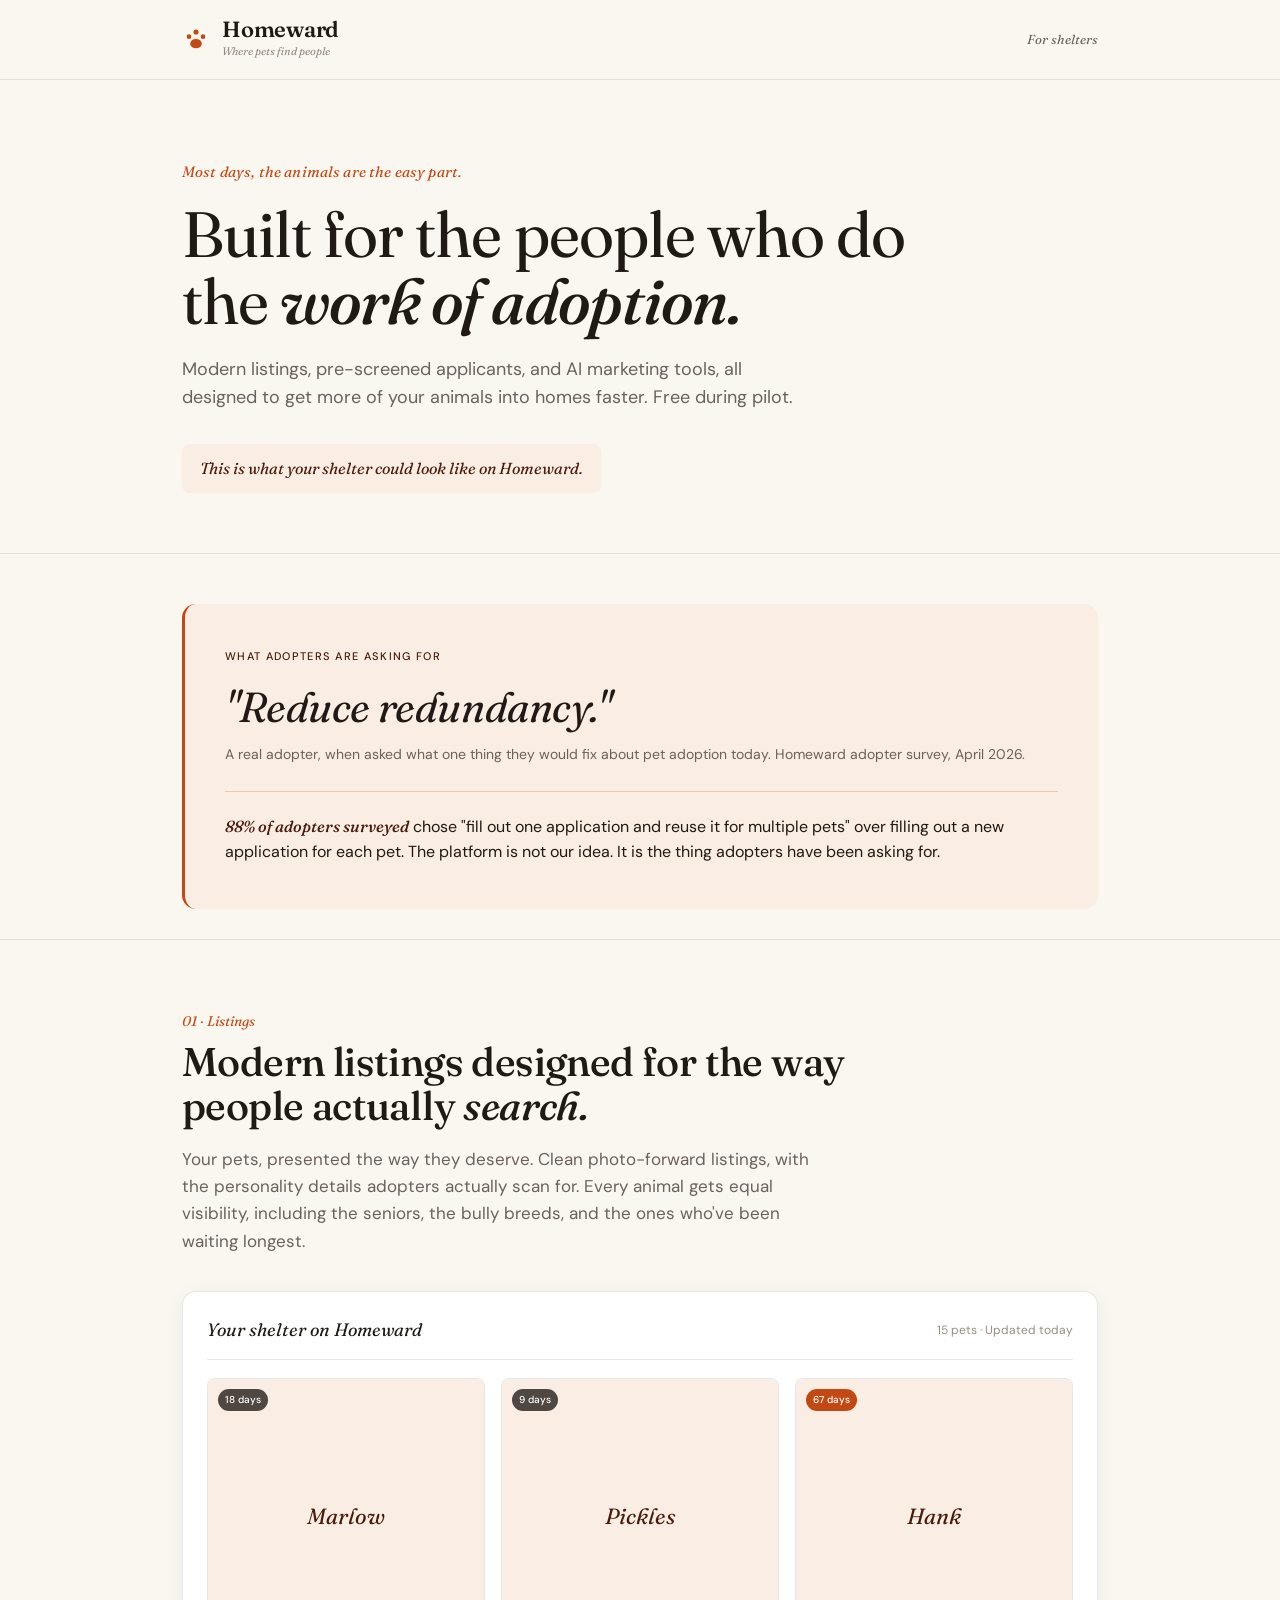
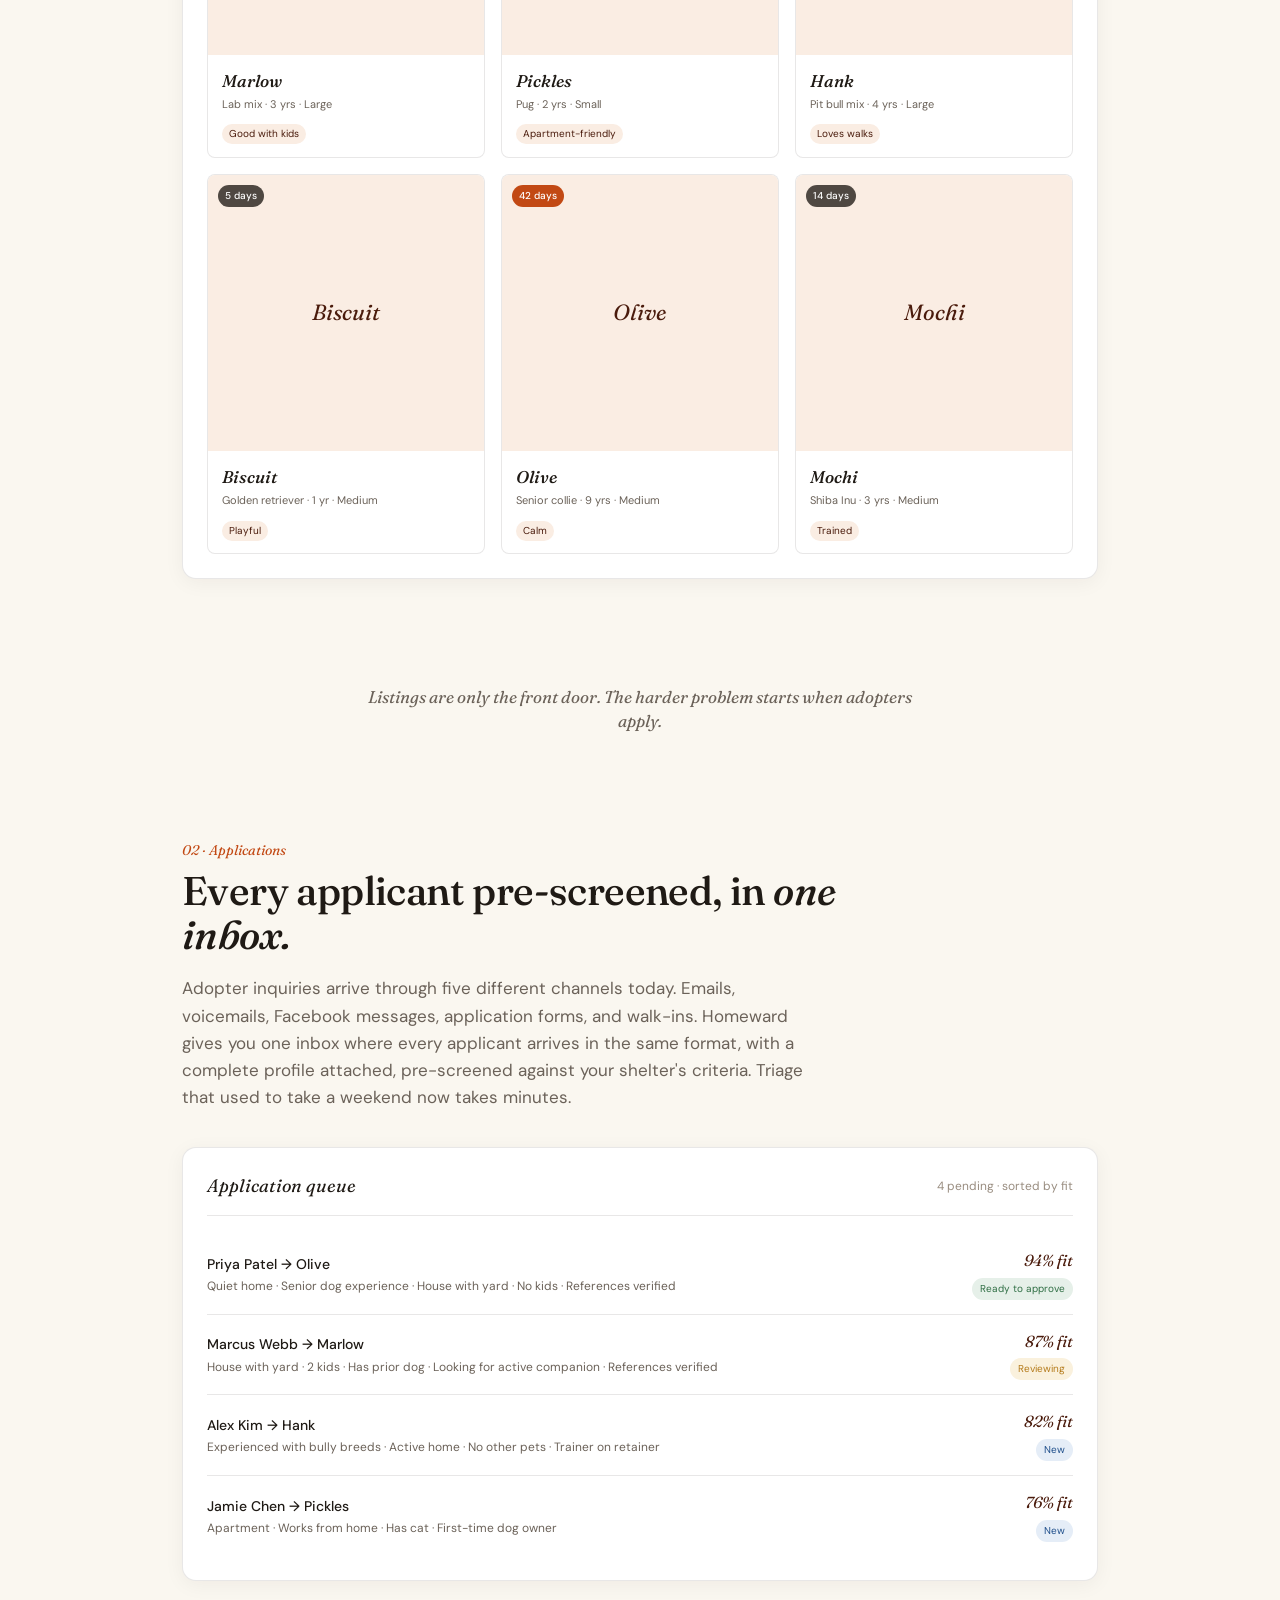
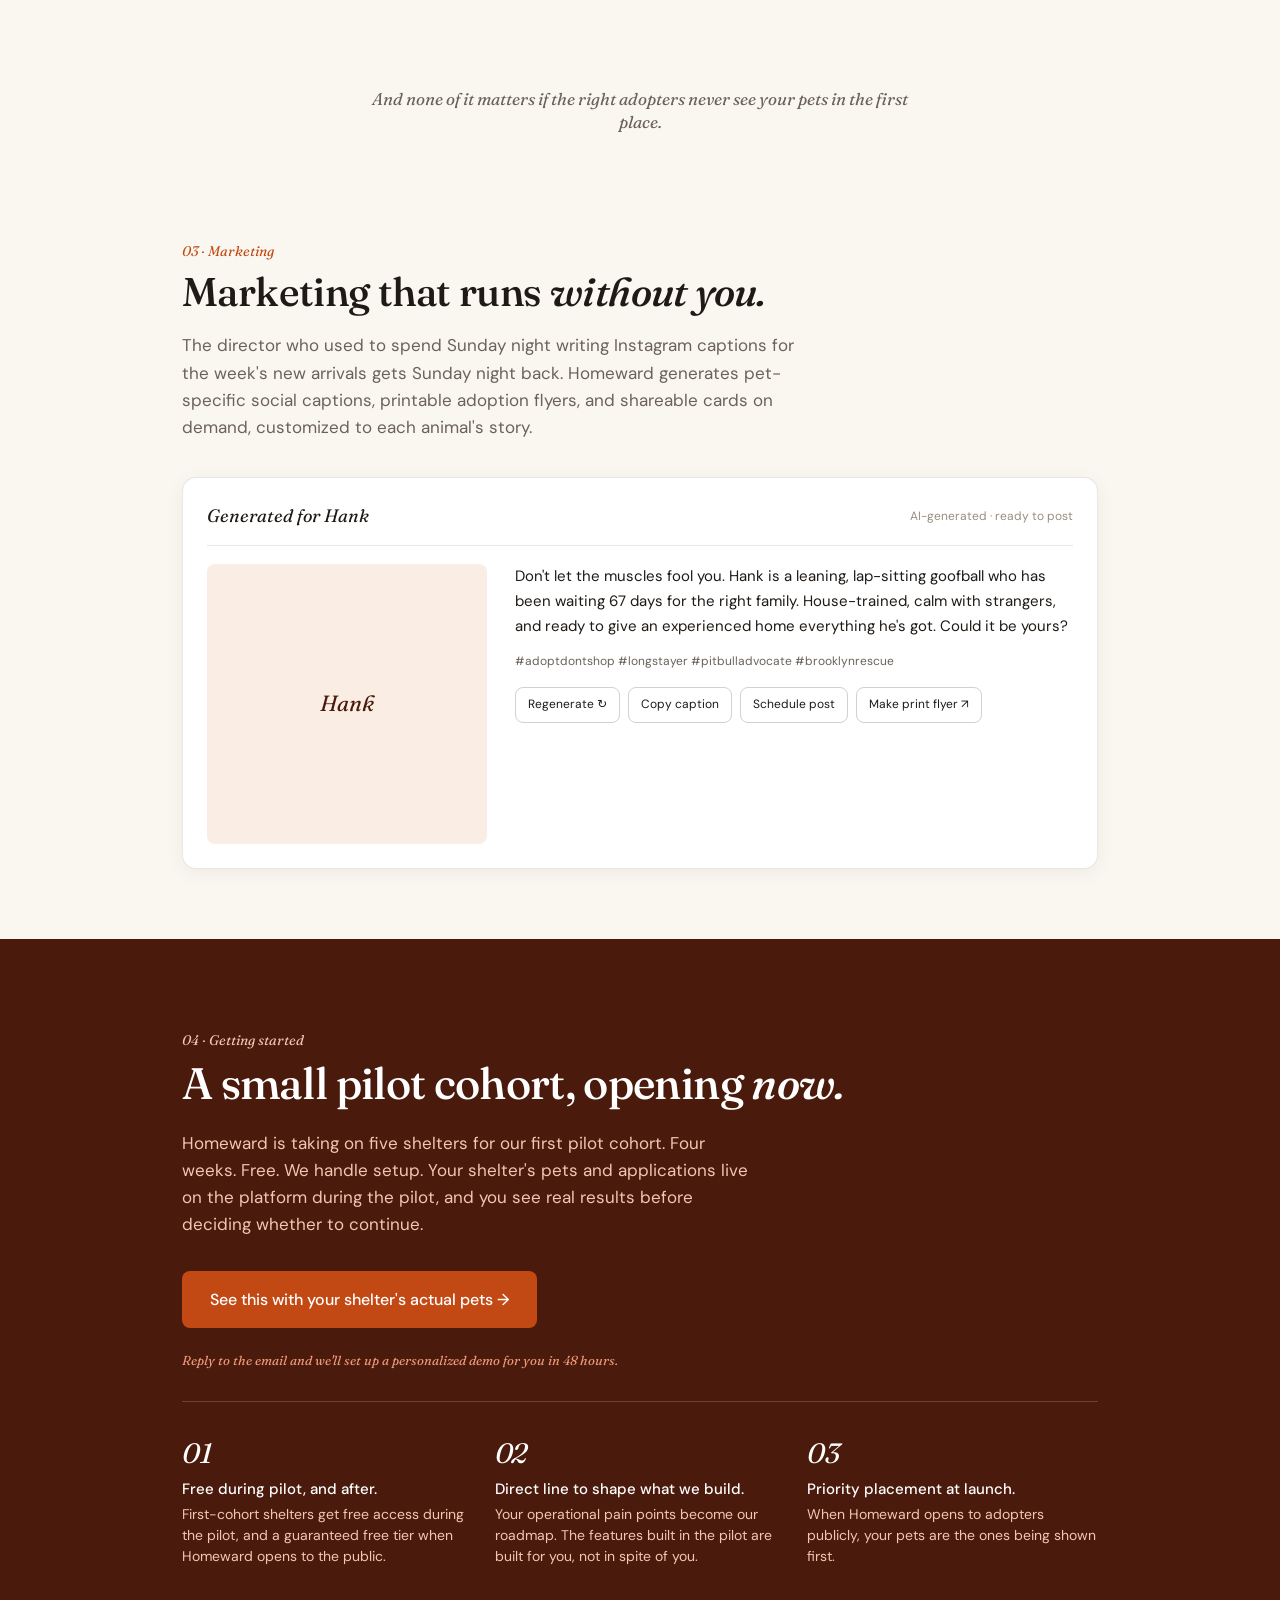
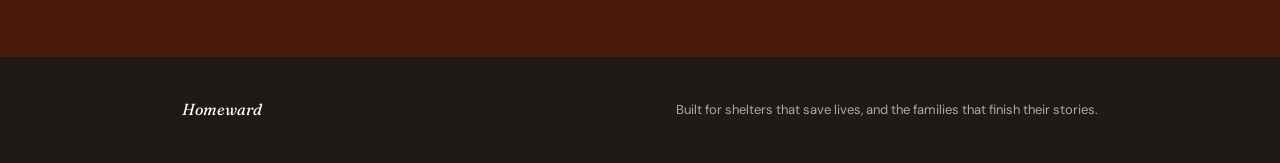
<file: shelters/index.html>
<!DOCTYPE html>
<html lang="en">
<head>
  <meta charset="UTF-8">
  <meta name="viewport" content="width=device-width, initial-scale=1">
  <meta name="description" content="Homeward for shelters. Built for the people who do the work of adoption. Modern listings, pre-screened applicants, and AI marketing tools in one place.">
  <meta property="og:title" content="Homeward for shelters">
  <meta property="og:description" content="See what your shelter could look like on Homeward.">
  <title>Homeward for shelters</title>
  <link rel="icon" href="data:image/svg+xml,%3Csvg xmlns='http://www.w3.org/2000/svg' viewBox='0 0 24 24'%3E%3Ccircle cx='6' cy='10' r='2' fill='%23C24914'/%3E%3Ccircle cx='12' cy='6' r='2.2' fill='%23C24914'/%3E%3Ccircle cx='18' cy='10' r='2' fill='%23C24914'/%3E%3Cellipse cx='12' cy='16' rx='5' ry='4' fill='%23C24914'/%3E%3C/svg%3E">

  <link rel="preconnect" href="https://fonts.googleapis.com">
  <link rel="preconnect" href="https://fonts.gstatic.com" crossorigin>
  <link href="https://fonts.googleapis.com/css2?family=Fraunces:ital,wght@0,400;0,500;0,600;1,400;1,500&family=DM+Sans:wght@400;500;700&display=swap" rel="stylesheet">

  <link rel="stylesheet" href="/assets/styles.css">

  <style>
    .container { max-width: 980px; margin: 0 auto; padding: 0 32px; }

    /* ============ HEADER ============ */
    .nav {
      background: rgba(250,247,240,0.92);
      backdrop-filter: saturate(180%) blur(8px);
      -webkit-backdrop-filter: saturate(180%) blur(8px);
      border-bottom: 1px solid var(--border);
      position: sticky;
      top: 0;
      z-index: 50;
    }
    .nav-inner {
      display: flex;
      align-items: center;
      justify-content: space-between;
      padding: 18px 32px;
      max-width: 980px;
      margin: 0 auto;
    }
    .logo { display: flex; align-items: center; gap: 12px; }
    .logo-name { font-family: var(--font-display); font-size: 22px; font-weight: 600; line-height: 1; letter-spacing: -0.01em; }
    .logo-tag { font-size: 11px; color: var(--ink-muted); margin-top: 3px; font-style: italic; font-family: var(--font-display); }
    .nav-tag { font-size: 13px; color: var(--ink-soft); font-style: italic; font-family: var(--font-display); }

    /* ============ HERO ============ */
    .hero {
      padding: 80px 0 60px;
      background: var(--bg);
    }
    .hero-eyebrow {
      font-family: var(--font-display);
      font-style: italic;
      color: var(--accent);
      font-size: 15px;
      margin-bottom: 16px;
      letter-spacing: 0.01em;
    }
    .hero h1 {
      font-size: clamp(40px, 5.5vw, 64px);
      font-weight: 400;
      line-height: 1.05;
      margin-bottom: 22px;
      max-width: 760px;
    }
    .hero h1 em { font-style: italic; font-weight: 500; }
    .hero-sub {
      font-size: 18px;
      color: var(--ink-soft);
      max-width: 620px;
      line-height: 1.55;
      margin-bottom: 32px;
    }
    .hero-marker {
      font-family: var(--font-display);
      font-style: italic;
      color: var(--accent-deep);
      font-size: 16px;
      padding: 12px 18px;
      background: var(--bg-coral);
      border-radius: var(--radius);
      display: inline-block;
    }

    /* ============ SECTIONS ============ */
    section { padding: 70px 0; }
    .section-num {
      font-family: var(--font-display);
      font-style: italic;
      color: var(--accent);
      font-size: 14px;
      margin-bottom: 8px;
      display: block;
    }
    .section-title {
      font-size: clamp(28px, 3.5vw, 40px);
      margin-bottom: 18px;
      line-height: 1.1;
      max-width: 720px;
    }
    .section-title em { font-style: italic; }
    .section-body {
      font-size: 17px;
      color: var(--ink-soft);
      line-height: 1.6;
      max-width: 640px;
      margin-bottom: 36px;
    }

    /* ============ DIVIDERS ============ */
    .divider {
      height: 1px;
      background: var(--border);
      margin: 0;
    }

    /* ============ MOCKUP: LISTINGS GRID ============ */
    .mockup-frame {
      background: var(--bg-card);
      border: 1px solid var(--border);
      border-radius: var(--radius-lg);
      padding: 24px;
      box-shadow: 0 4px 20px rgba(31,26,21,0.05);
    }
    .mockup-header {
      display: flex;
      align-items: center;
      justify-content: space-between;
      margin-bottom: 18px;
      padding-bottom: 14px;
      border-bottom: 1px solid var(--border);
    }
    .mockup-header-title {
      font-family: var(--font-display);
      font-style: italic;
      font-size: 18px;
    }
    .mockup-header-meta {
      font-size: 12px;
      color: var(--ink-muted);
    }
    .pet-grid {
      display: grid;
      grid-template-columns: repeat(3, 1fr);
      gap: 16px;
    }
    .pet-card {
      background: var(--bg-card);
      border: 1px solid var(--border);
      border-radius: var(--radius);
      overflow: hidden;
      position: relative;
    }
    .pet-img-placeholder {
      width: 100%;
      aspect-ratio: 1;
      display: flex;
      align-items: center;
      justify-content: center;
      font-family: var(--font-display);
      font-style: italic;
      font-size: 18px;
      color: var(--accent-deep);
    }
    .pet-img-placeholder.coral { background: var(--bg-coral); }
    .pet-img-placeholder.wheat { background: var(--bg-soft); }
    .pet-card img {
      width: 100%;
      aspect-ratio: 1;
      object-fit: cover;
      display: block;
      background: var(--bg-soft);
    }
    .marketing-pet img {
      width: 100%;
      height: 100%;
      object-fit: cover;
      border-radius: var(--radius);
      display: block;
    }
    .pet-days {
      position: absolute;
      top: 10px;
      left: 10px;
      background: rgba(31,26,21,0.78);
      color: white;
      font-size: 10px;
      padding: 3px 7px;
      border-radius: 999px;
      font-weight: 500;
    }
    .pet-days.urgent { background: var(--accent); }
    .pet-body {
      padding: 12px 14px;
    }
    .pet-name {
      font-family: var(--font-display);
      font-style: italic;
      font-size: 17px;
      font-weight: 500;
      margin-bottom: 2px;
    }
    .pet-meta {
      font-size: 11px;
      color: var(--ink-soft);
      margin-bottom: 6px;
    }
    .fit-score {
      font-size: 10px;
      padding: 2px 7px;
      background: var(--bg-coral);
      color: var(--accent-deep);
      border-radius: 999px;
      display: inline-block;
    }

    /* ============ MOCKUP: APPLICATION INBOX ============ */
    .app-row {
      display: flex;
      align-items: center;
      justify-content: space-between;
      padding: 14px 0;
      border-bottom: 1px solid var(--border);
      gap: 14px;
    }
    .app-row:last-child { border-bottom: none; }
    .app-info {
      flex: 1;
    }
    .app-applicant {
      font-size: 14px;
      font-weight: 500;
      margin-bottom: 3px;
    }
    .app-details {
      font-size: 12px;
      color: var(--ink-soft);
      line-height: 1.4;
    }
    .app-score {
      display: flex;
      flex-direction: column;
      align-items: flex-end;
      gap: 4px;
    }
    .app-fit {
      font-family: var(--font-display);
      font-style: italic;
      font-size: 16px;
      color: var(--accent-deep);
    }
    .app-status {
      font-size: 10px;
      padding: 3px 8px;
      border-radius: 999px;
    }
    .app-status.new { background: var(--info-bg); color: var(--info); }
    .app-status.review { background: var(--warning-bg); color: var(--warning); }
    .app-status.approved { background: var(--success-bg); color: var(--success); }

    /* ============ MOCKUP: MARKETING ============ */
    .marketing-grid {
      display: grid;
      grid-template-columns: 280px 1fr;
      gap: 28px;
      align-items: start;
    }
    .marketing-pet {
      width: 280px;
      aspect-ratio: 1;
      background: var(--bg-coral);
      border-radius: var(--radius);
      display: flex;
      align-items: center;
      justify-content: center;
      font-family: var(--font-display);
      font-style: italic;
      font-size: 22px;
      color: var(--accent-deep);
      overflow: hidden;
    }
    .marketing-caption {
      font-size: 15px;
      line-height: 1.65;
      color: var(--ink);
      margin-bottom: 14px;
    }
    .marketing-tags {
      font-size: 12px;
      color: var(--ink-soft);
      margin-bottom: 16px;
    }
    .marketing-actions {
      display: flex;
      gap: 8px;
      flex-wrap: wrap;
    }
    .marketing-btn {
      font-family: var(--font-body);
      font-size: 12px;
      padding: 7px 12px;
      border: 1px solid var(--border-strong);
      border-radius: var(--radius);
      line-height: inherit;
      background: transparent;
      color: var(--ink);
      cursor: pointer;
      transition: background 0.15s, border-color 0.15s, opacity 0.15s;
    }
    .marketing-btn:hover {
      background: var(--bg-coral);
      border-color: var(--accent-deep);
    }
    .marketing-btn:focus-visible {
      outline: 2px solid var(--accent);
      outline-offset: 2px;
    }
    .marketing-btn.is-busy {
      opacity: 0.6;
      cursor: progress;
    }
    .marketing-caption,
    .marketing-tags {
      transition: opacity 0.2s;
    }
    .marketing-note {
      font-size: 12px;
      color: var(--ink-soft);
      margin-top: 10px;
      min-height: 1.6em;
    }

    /* ============ CTA SECTION ============ */
    .cta {
      background: var(--accent-deep);
      color: var(--bg-coral);
      padding: 90px 0;
    }
    .cta .section-num { color: #F5C4B3; }
    .cta-title {
      font-size: clamp(32px, 4vw, 44px);
      color: white;
      margin-bottom: 22px;
      line-height: 1.1;
      max-width: 700px;
    }
    .cta-title em { font-style: italic; }
    .cta-body {
      font-size: 17px;
      color: #F5C4B3;
      line-height: 1.6;
      max-width: 580px;
      margin-bottom: 32px;
    }
    .cta-button {
      display: inline-flex;
      align-items: center;
      gap: 10px;
      background: var(--accent);
      color: white;
      font-family: var(--font-body);
      font-size: 16px;
      font-weight: 500;
      padding: 16px 28px;
      border-radius: var(--radius);
      text-decoration: none;
      transition: background 0.15s;
    }
    .cta-button:hover { background: #D85A30; }
    .cta-note {
      font-size: 13px;
      color: #F0997B;
      font-style: italic;
      font-family: var(--font-display);
      margin-top: 22px;
    }

    /* ============ FOOTER ============ */
    footer {
      background: var(--ink);
      color: rgba(250,247,240,0.65);
      padding: 40px 0;
      font-size: 13px;
    }
    .footer-inner {
      display: flex;
      align-items: center;
      justify-content: space-between;
      flex-wrap: wrap;
      gap: 16px;
    }
    .footer-brand {
      color: white;
      font-family: var(--font-display);
      font-style: italic;
      font-size: 16px;
    }

    /* ============ SOCIAL PROOF ============ */
    .social-proof-section {
      padding: 50px 0 30px;
    }
    .social-proof {
      background: var(--bg-coral);
      border-radius: var(--radius-lg);
      padding: 44px 40px;
      border-left: 3px solid var(--accent);
    }
    .social-proof-label {
      font-size: 11px;
      text-transform: uppercase;
      letter-spacing: 0.12em;
      color: var(--accent-deep);
      margin-bottom: 18px;
      font-weight: 500;
    }
    .social-proof-quote {
      font-family: var(--font-display);
      font-style: italic;
      font-size: clamp(30px, 4vw, 42px);
      color: var(--ink);
      line-height: 1.1;
      margin-bottom: 14px;
      letter-spacing: -0.01em;
    }
    .social-proof-attribution {
      font-size: 14px;
      color: var(--ink-soft);
      line-height: 1.5;
      margin-bottom: 26px;
    }
    .social-proof-stat {
      font-size: 16px;
      color: var(--ink);
      padding-top: 22px;
      border-top: 1px solid rgba(194,73,20,0.22);
      line-height: 1.55;
    }
    .social-proof-stat strong {
      font-family: var(--font-display);
      font-style: italic;
      font-weight: 500;
      color: var(--accent-deep);
    }

    /* ============ TRANSITIONS ============ */
    .transition {
      text-align: center;
      padding: 36px 32px;
    }
    .transition p {
      font-family: var(--font-display);
      font-style: italic;
      font-size: 17px;
      color: var(--ink-soft);
      max-width: 580px;
      margin: 0 auto;
      line-height: 1.4;
    }

    /* ============ CTA BENEFITS ============ */
    .cta-benefits {
      display: grid;
      grid-template-columns: repeat(3, 1fr);
      gap: 22px;
      margin: 30px 0 0;
      padding-top: 30px;
      border-top: 1px solid rgba(245,196,179,0.22);
    }
    .cta-benefit {
      font-size: 14px;
      color: #F5C4B3;
      line-height: 1.5;
    }
    .cta-benefit-num {
      font-family: var(--font-display);
      font-style: italic;
      font-size: 28px;
      color: white;
      display: block;
      margin-bottom: 4px;
      letter-spacing: -0.01em;
    }
    .cta-benefit strong {
      color: white;
      font-weight: 500;
      display: block;
      margin-bottom: 4px;
      font-size: 15px;
    }

    /* ============ RESPONSIVE ============ */
    @media (max-width: 720px) {
      .hero { padding: 50px 0 40px; }
      .pet-grid { grid-template-columns: 1fr 1fr; gap: 12px; }
      .pet-grid .pet-card:nth-child(n+5) { display: none; }
      .marketing-grid { grid-template-columns: 1fr; gap: 16px; }
      .marketing-pet { width: 100%; }
      .container { padding: 0 22px; }
      .nav-inner { padding: 14px 22px; }
      .nav-tag { display: none; }
      section { padding: 50px 0; }
      .social-proof { padding: 30px 24px; }
      .social-proof-section { padding: 30px 0 20px; }
      .transition { padding: 24px 22px; }
      .cta-benefits { grid-template-columns: 1fr; gap: 18px; }
    }
  </style>
</head>
<body>

<!-- ===================== NAV ===================== -->
<header class="nav">
  <div class="nav-inner">
    <a href="/" class="logo">
      <svg width="28" height="28" viewBox="0 0 24 24" xmlns="http://www.w3.org/2000/svg" aria-hidden="true">
        <circle cx="6" cy="10" r="2" fill="#C24914"/>
        <circle cx="12" cy="6" r="2.2" fill="#C24914"/>
        <circle cx="18" cy="10" r="2" fill="#C24914"/>
        <ellipse cx="12" cy="16" rx="5" ry="4" fill="#C24914"/>
      </svg>
      <div>
        <div class="logo-name">Homeward</div>
        <div class="logo-tag">Where pets find people</div>
      </div>
    </a>
    <span class="nav-tag">For shelters</span>
  </div>
</header>

<!-- ===================== HERO ===================== -->
<section class="hero">
  <div class="container">
    <p class="hero-eyebrow">Most days, the animals are the easy part.</p>
    <h1>Built for the people who do the <em>work of adoption.</em></h1>
    <p class="hero-sub">Modern listings, pre-screened applicants, and AI marketing tools, all designed to get more of your animals into homes faster. Free during pilot.</p>
    <p class="hero-marker">This is what your shelter could look like on Homeward.</p>
  </div>
</section>

<div class="divider"><div class="container"></div></div>

<!-- ===================== SOCIAL PROOF ===================== -->
<section class="social-proof-section">
  <div class="container">
    <div class="social-proof">
      <p class="social-proof-label">What adopters are asking for</p>
      <p class="social-proof-quote">"Reduce redundancy."</p>
      <p class="social-proof-attribution">A real adopter, when asked what one thing they would fix about pet adoption today. Homeward adopter survey, April 2026.</p>
      <p class="social-proof-stat"><strong>88% of adopters surveyed</strong> chose "fill out one application and reuse it for multiple pets" over filling out a new application for each pet. The platform is not our idea. It is the thing adopters have been asking for.</p>
    </div>
  </div>
</section>

<div class="divider"><div class="container"></div></div>

<!-- ===================== SECTION 1: LISTINGS ===================== -->
<section>
  <div class="container">
    <span class="section-num">01 · Listings</span>
    <h2 class="section-title">Modern listings designed for the way people actually <em>search.</em></h2>
    <p class="section-body">Your pets, presented the way they deserve. Clean photo-forward listings, with the personality details adopters actually scan for. Every animal gets equal visibility, including the seniors, the bully breeds, and the ones who've been waiting longest.</p>

    <div class="mockup-frame">
      <div class="mockup-header">
        <span class="mockup-header-title">Your shelter on Homeward</span>
        <span class="mockup-header-meta">15 pets · Updated today</span>
      </div>
      <div class="pet-grid">
        <div class="pet-card">
          <span class="pet-days">18 days</span>
          <img id="img-marlow" src="" alt="Marlow" style="background:var(--bg-coral);">
          <div class="pet-body">
            <p class="pet-name">Marlow</p>
            <p class="pet-meta">Lab mix · 3 yrs · Large</p>
            <span class="fit-score">Good with kids</span>
          </div>
        </div>
        <div class="pet-card">
          <span class="pet-days">9 days</span>
          <img id="img-pickles" src="" alt="Pickles" style="background:var(--bg-soft);">
          <div class="pet-body">
            <p class="pet-name">Pickles</p>
            <p class="pet-meta">Pug · 2 yrs · Small</p>
            <span class="fit-score">Apartment-friendly</span>
          </div>
        </div>
        <div class="pet-card">
          <span class="pet-days urgent">67 days</span>
          <img id="img-hank" src="" alt="Hank" style="background:var(--bg-coral);">
          <div class="pet-body">
            <p class="pet-name">Hank</p>
            <p class="pet-meta">Pit bull mix · 4 yrs · Large</p>
            <span class="fit-score">Loves walks</span>
          </div>
        </div>
        <div class="pet-card">
          <span class="pet-days">5 days</span>
          <img id="img-biscuit" src="" alt="Biscuit" style="background:var(--bg-soft);">
          <div class="pet-body">
            <p class="pet-name">Biscuit</p>
            <p class="pet-meta">Golden retriever · 1 yr · Medium</p>
            <span class="fit-score">Playful</span>
          </div>
        </div>
        <div class="pet-card">
          <span class="pet-days urgent">42 days</span>
          <img id="img-olive" src="" alt="Olive" style="background:var(--bg-coral);">
          <div class="pet-body">
            <p class="pet-name">Olive</p>
            <p class="pet-meta">Senior collie · 9 yrs · Medium</p>
            <span class="fit-score">Calm</span>
          </div>
        </div>
        <div class="pet-card">
          <span class="pet-days">14 days</span>
          <img id="img-mochi" src="" alt="Mochi" style="background:var(--bg-soft);">
          <div class="pet-body">
            <p class="pet-name">Mochi</p>
            <p class="pet-meta">Shiba Inu · 3 yrs · Medium</p>
            <span class="fit-score">Trained</span>
          </div>
        </div>
      </div>
    </div>
  </div>
</section>

<div class="transition">
  <p>Listings are only the front door. The harder problem starts when adopters apply.</p>
</div>

<!-- ===================== SECTION 2: APPLICATIONS ===================== -->
<section>
  <div class="container">
    <span class="section-num">02 · Applications</span>
    <h2 class="section-title">Every applicant pre-screened, in <em>one inbox.</em></h2>
    <p class="section-body">Adopter inquiries arrive through five different channels today. Emails, voicemails, Facebook messages, application forms, and walk-ins. Homeward gives you one inbox where every applicant arrives in the same format, with a complete profile attached, pre-screened against your shelter's criteria. Triage that used to take a weekend now takes minutes.</p>

    <div class="mockup-frame">
      <div class="mockup-header">
        <span class="mockup-header-title">Application queue</span>
        <span class="mockup-header-meta">4 pending · sorted by fit</span>
      </div>

      <div class="app-row">
        <div class="app-info">
          <p class="app-applicant">Priya Patel → Olive</p>
          <p class="app-details">Quiet home · Senior dog experience · House with yard · No kids · References verified</p>
        </div>
        <div class="app-score">
          <span class="app-fit">94% fit</span>
          <span class="app-status approved">Ready to approve</span>
        </div>
      </div>

      <div class="app-row">
        <div class="app-info">
          <p class="app-applicant">Marcus Webb → Marlow</p>
          <p class="app-details">House with yard · 2 kids · Has prior dog · Looking for active companion · References verified</p>
        </div>
        <div class="app-score">
          <span class="app-fit">87% fit</span>
          <span class="app-status review">Reviewing</span>
        </div>
      </div>

      <div class="app-row">
        <div class="app-info">
          <p class="app-applicant">Alex Kim → Hank</p>
          <p class="app-details">Experienced with bully breeds · Active home · No other pets · Trainer on retainer</p>
        </div>
        <div class="app-score">
          <span class="app-fit">82% fit</span>
          <span class="app-status new">New</span>
        </div>
      </div>

      <div class="app-row">
        <div class="app-info">
          <p class="app-applicant">Jamie Chen → Pickles</p>
          <p class="app-details">Apartment · Works from home · Has cat · First-time dog owner</p>
        </div>
        <div class="app-score">
          <span class="app-fit">76% fit</span>
          <span class="app-status new">New</span>
        </div>
      </div>
    </div>
  </div>
</section>

<div class="transition">
  <p>And none of it matters if the right adopters never see your pets in the first place.</p>
</div>

<!-- ===================== SECTION 3: MARKETING ===================== -->
<section>
  <div class="container">
    <span class="section-num">03 · Marketing</span>
    <h2 class="section-title">Marketing that runs <em>without you.</em></h2>
    <p class="section-body">The director who used to spend Sunday night writing Instagram captions for the week's new arrivals gets Sunday night back. Homeward generates pet-specific social captions, printable adoption flyers, and shareable cards on demand, customized to each animal's story.</p>

    <div class="mockup-frame">
      <div class="mockup-header">
        <span class="mockup-header-title">Generated for Hank</span>
        <span class="mockup-header-meta">AI-generated · ready to post</span>
      </div>
      <div class="marketing-grid">
        <div class="marketing-pet"><img id="img-hank-mkt" src="" alt="Hank" style="background:var(--bg-coral);width:280px;height:280px;object-fit:cover;border-radius:var(--radius);display:block;"></div>
        <div>
          <p class="marketing-caption" id="mkt-caption">Don't let the muscles fool you. Hank is a leaning, lap-sitting goofball who has been waiting 67 days for the right family. House-trained, calm with strangers, and ready to give an experienced home everything he's got. Could it be yours?</p>
          <p class="marketing-tags" id="mkt-tags">#adoptdontshop #longstayer #pitbulladvocate #brooklynrescue</p>
          <div class="marketing-actions">
            <button type="button" class="marketing-btn" data-action="regenerate">Regenerate ↻</button>
            <button type="button" class="marketing-btn" data-action="copy">Copy caption</button>
            <button type="button" class="marketing-btn" data-action="schedule">Schedule post</button>
            <button type="button" class="marketing-btn" data-action="flyer">Make print flyer ↗</button>
          </div>
          <p class="marketing-note" id="mkt-note" aria-live="polite"></p>
        </div>
      </div>
    </div>
  </div>
</section>

<!-- ===================== CTA ===================== -->
<section class="cta">
  <div class="container">
    <span class="section-num">04 · Getting started</span>
    <h2 class="cta-title">A small pilot cohort, opening <em>now.</em></h2>
    <p class="cta-body">Homeward is taking on five shelters for our first pilot cohort. Four weeks. Free. We handle setup. Your shelter's pets and applications live on the platform during the pilot, and you see real results before deciding whether to continue.</p>
    <a href="mailto:fc.lucask@gmail.com?subject=Homeward pilot interest" class="cta-button">
      See this with your shelter's actual pets →
    </a>
    <p class="cta-note">Reply to the email and we'll set up a personalized demo for you in 48 hours.</p>

    <div class="cta-benefits">
      <div class="cta-benefit">
        <span class="cta-benefit-num">01</span>
        <strong>Free during pilot, and after.</strong>
        First-cohort shelters get free access during the pilot, and a guaranteed free tier when Homeward opens to the public.
      </div>
      <div class="cta-benefit">
        <span class="cta-benefit-num">02</span>
        <strong>Direct line to shape what we build.</strong>
        Your operational pain points become our roadmap. The features built in the pilot are built for you, not in spite of you.
      </div>
      <div class="cta-benefit">
        <span class="cta-benefit-num">03</span>
        <strong>Priority placement at launch.</strong>
        When Homeward opens to adopters publicly, your pets are the ones being shown first.
      </div>
    </div>
  </div>
</section>

<!-- ===================== FOOTER ===================== -->
<footer>
  <div class="container footer-inner">
    <span class="footer-brand">Homeward</span>
    <span>Built for shelters that save lives, and the families that finish their stories.</span>
  </div>
</footer>

<script>
(function(){
  const dogs = [
    { id: 'img-marlow',  breed: 'labrador',         name: 'Marlow' },
    { id: 'img-pickles', breed: 'pug',              name: 'Pickles' },
    { id: 'img-hank',    breed: 'pitbull',          name: 'Hank' },
    { id: 'img-biscuit', breed: 'retriever/golden', name: 'Biscuit' },
    { id: 'img-olive',   breed: 'collie/border',    name: 'Olive' },
    { id: 'img-mochi',   breed: 'shiba',            name: 'Mochi' }
  ];

  function showFallback(el, name) {
    if (!el) return;
    var parent = el.parentNode;
    var div = document.createElement('div');
    div.textContent = name;
    div.style.cssText = 'width:100%;aspect-ratio:1;display:flex;align-items:center;justify-content:center;background:var(--bg-coral);color:var(--accent-deep);font-family:var(--font-display);font-style:italic;font-size:22px;';
    if (el.id === 'img-hank-mkt') {
      div.style.width = '280px';
      div.style.height = '280px';
      div.style.borderRadius = 'var(--radius)';
    }
    parent.replaceChild(div, el);
  }

  function loadImage(dog, attempt) {
    attempt = attempt || 1;
    fetch('https://dog.ceo/api/breed/' + dog.breed + '/images/random')
      .then(function(res){ return res.json(); })
      .then(function(data){
        if (data.status !== 'success' || !data.message) {
          throw new Error('bad response');
        }
        var el = document.getElementById(dog.id);
        if (!el) return;
        el.onerror = function() {
          if (attempt < 2) {
            loadImage(dog, attempt + 1);
          } else {
            showFallback(el, dog.name);
            var mkt = document.getElementById('img-hank-mkt');
            if (dog.id === 'img-hank' && mkt) showFallback(mkt, dog.name);
          }
        };
        el.src = data.message;
        if (dog.id === 'img-hank') {
          var mkt = document.getElementById('img-hank-mkt');
          if (mkt) {
            mkt.onerror = function() { showFallback(mkt, dog.name); };
            mkt.src = data.message;
          }
        }
      })
      .catch(function(){
        if (attempt < 2) {
          loadImage(dog, attempt + 1);
        } else {
          showFallback(document.getElementById(dog.id), dog.name);
          if (dog.id === 'img-hank') {
            showFallback(document.getElementById('img-hank-mkt'), dog.name);
          }
        }
      });
  }

  dogs.forEach(function(dog) { loadImage(dog); });
})();

(function() {
  // ============ MARKETING TOOLBAR ============
  var caption = document.getElementById('mkt-caption');
  var tags = document.getElementById('mkt-tags');
  var note = document.getElementById('mkt-note');
  if (!caption || !tags || !note) return;

  var captions = [
    { c: caption.textContent, t: tags.textContent },
    { c: "Hank has spent 67 days watching families walk past his kennel. They're missing one of the gentlest dogs we've ever had. He's house-trained, calm, and happiest leaning against your legs. Come meet him.", t: "#adoptdontshop #pitbullsofinstagram #seniorsandlongstayers #brooklynrescue" },
    { c: "Pit bull mix on paper, full-time cuddler in practice. Hank loves long walks, short naps, and anyone who'll scratch behind his ears. Experienced families, your new best friend is waiting.", t: "#dontbullymybreed #adoptableNYC #longstayer #brooklynanimalrescue" }
  ];
  var idx = 0;
  var noteTimer = null;

  function setNote(text) {
    note.textContent = text;
    clearTimeout(noteTimer);
    noteTimer = setTimeout(function() { note.textContent = ''; }, 2500);
  }

  function regenerate(btn) {
    if (btn.classList.contains('is-busy')) return;
    var label = btn.textContent;
    btn.classList.add('is-busy');
    btn.textContent = 'Writing…';
    caption.style.opacity = tags.style.opacity = '0.3';
    setTimeout(function() {
      idx = (idx + 1) % captions.length;
      caption.textContent = captions[idx].c;
      tags.textContent = captions[idx].t;
      caption.style.opacity = tags.style.opacity = '';
      btn.textContent = label;
      btn.classList.remove('is-busy');
    }, 600);
  }

  function fallbackCopy(text) {
    var ta = document.createElement('textarea');
    ta.value = text;
    ta.setAttribute('readonly', '');
    ta.style.position = 'fixed';
    ta.style.opacity = '0';
    document.body.appendChild(ta);
    ta.select();
    var ok = false;
    try { ok = document.execCommand('copy'); } catch (e) {}
    document.body.removeChild(ta);
    return ok ? Promise.resolve() : Promise.reject(new Error('copy failed'));
  }

  function copy(btn) {
    var text = caption.textContent + '\n\n' + tags.textContent;
    var write = navigator.clipboard && window.isSecureContext
      ? navigator.clipboard.writeText(text).catch(function() { return fallbackCopy(text); })
      : fallbackCopy(text);
    write.then(function() {
      if (!btn.dataset.label) btn.dataset.label = btn.textContent;
      btn.textContent = 'Copied ✓';
      clearTimeout(btn._copiedTimer);
      btn._copiedTimer = setTimeout(function() { btn.textContent = btn.dataset.label; }, 1500);
      setNote('Caption and hashtags copied. Paste it straight into Instagram or Facebook.');
    }, function() {
      setNote("Couldn't copy automatically. Select the caption and copy it by hand.");
    });
  }

  var actions = {
    regenerate: regenerate,
    copy: copy,
    schedule: function() { setNote('Scheduling to Instagram and Facebook is part of the pilot. In this preview, use Copy caption and post it yourself.'); },
    flyer: function() { setNote('Printable flyers are part of the pilot. We will set one up for each of your animals during onboarding.'); }
  };

  document.querySelectorAll('.marketing-btn[data-action]').forEach(function(btn) {
    btn.addEventListener('click', function() { actions[btn.dataset.action](btn); });
  });
})();
</script>

</body>
</html>
</file>
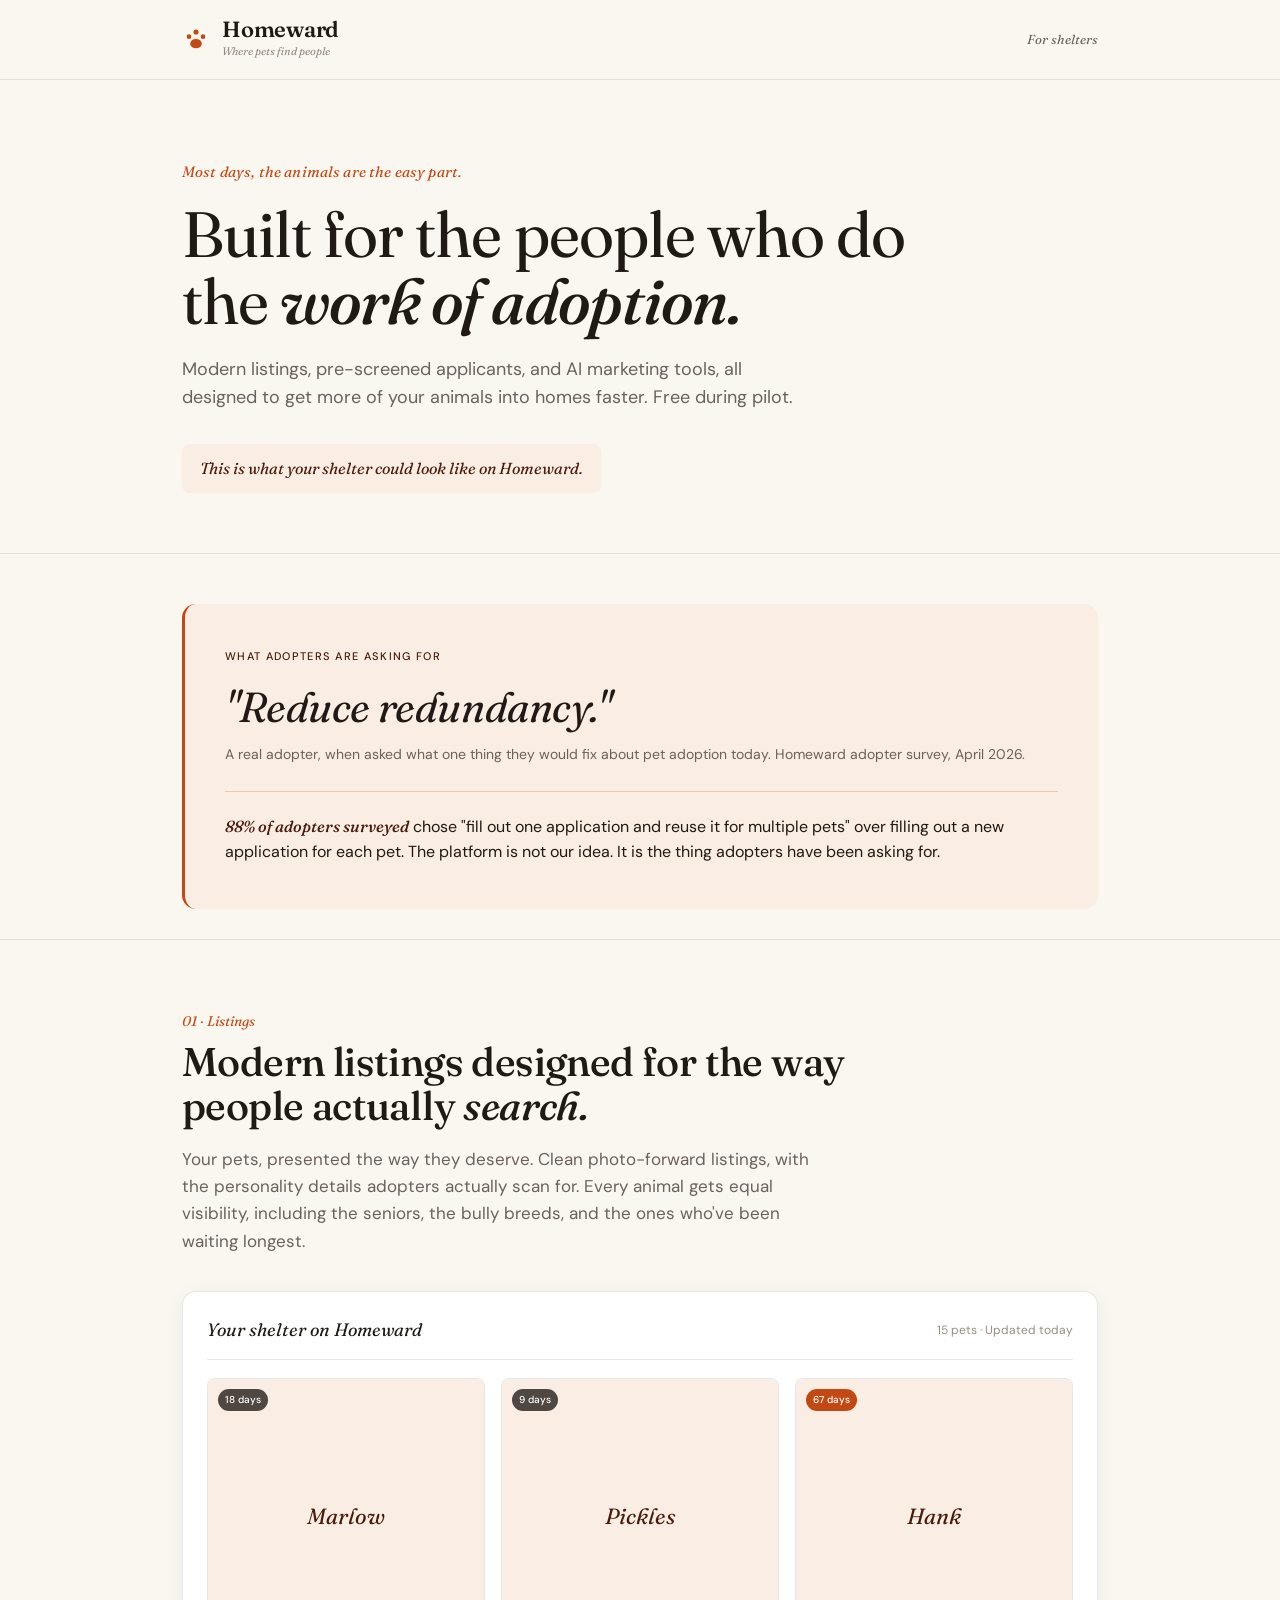
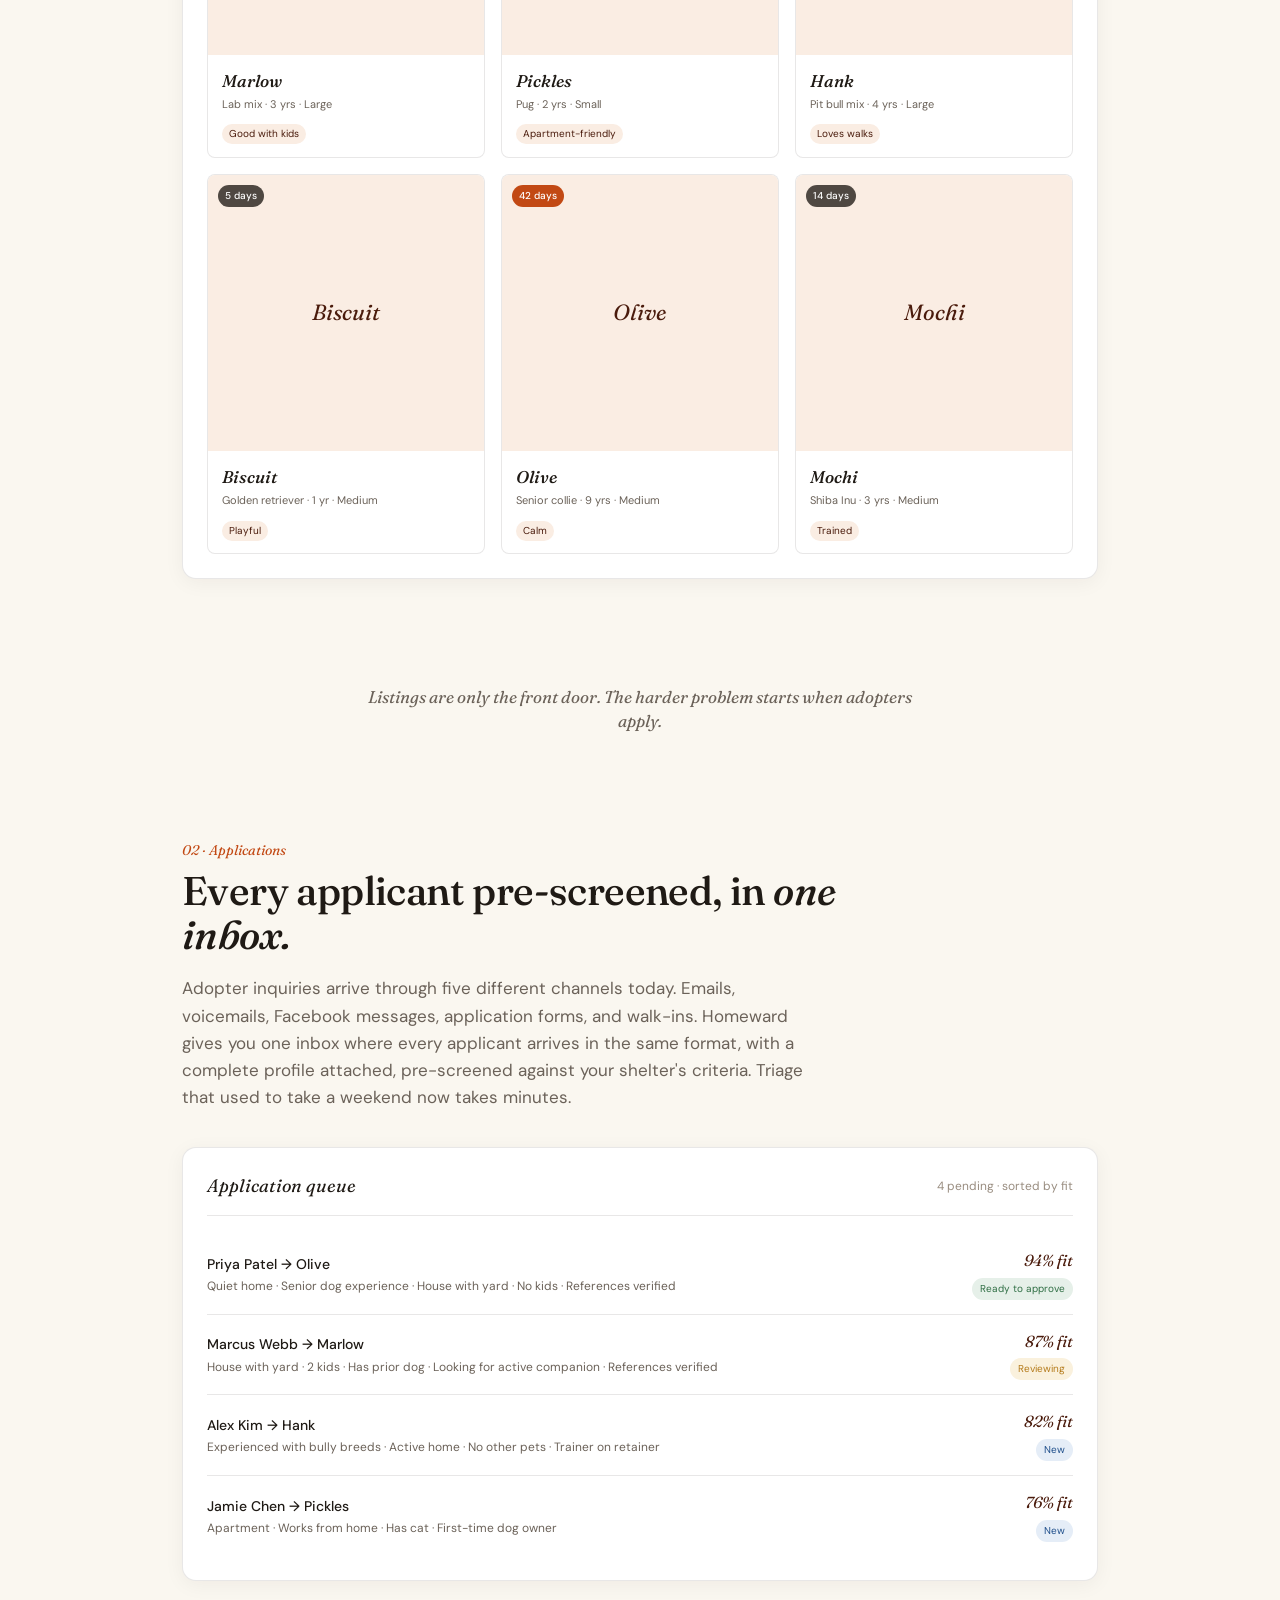
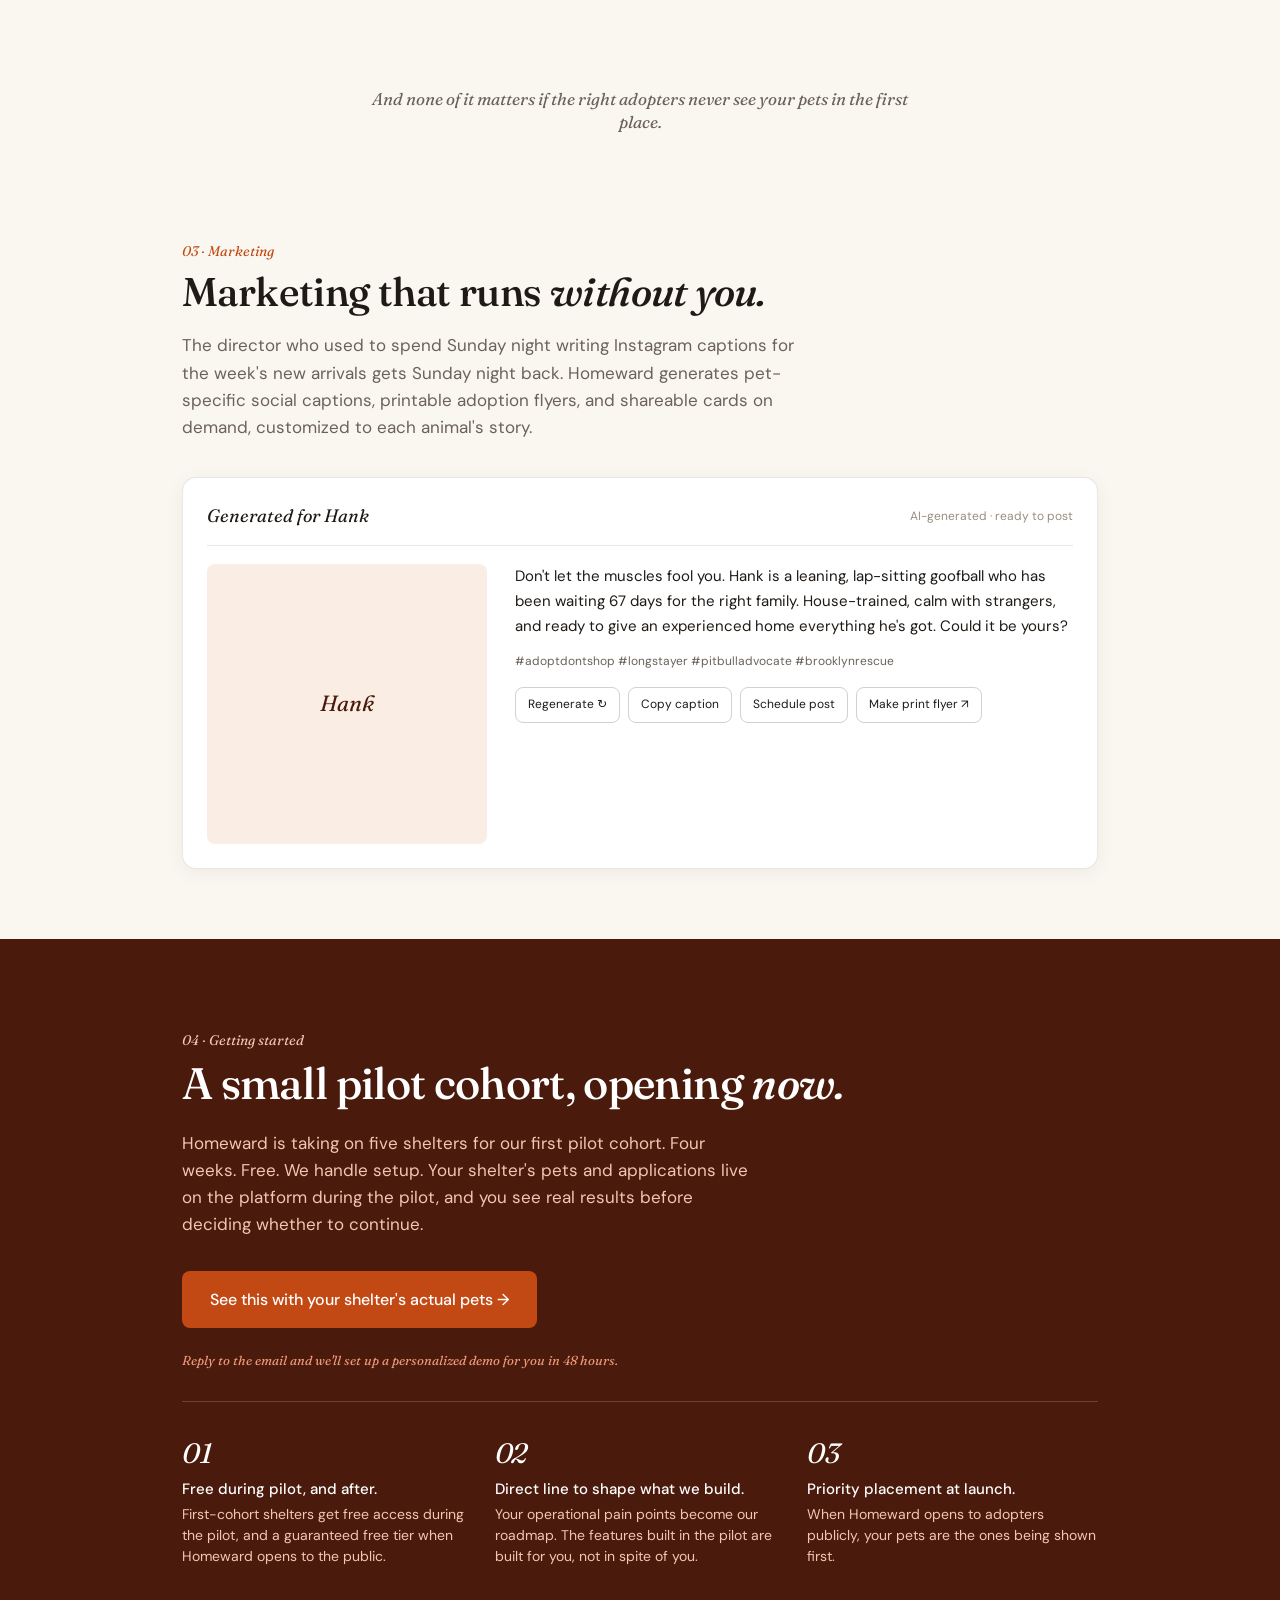
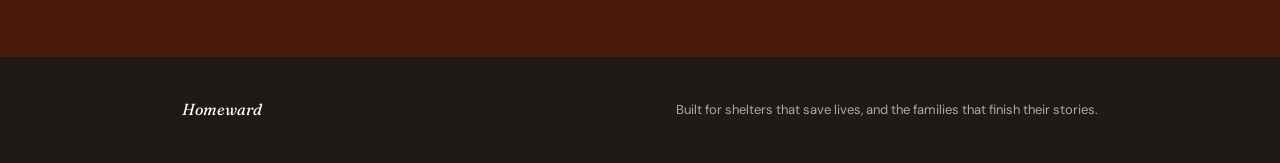
<file: homeward_shelters.html>
<!DOCTYPE html>
<html lang="en">
<head>
  <meta charset="UTF-8">
  <meta name="viewport" content="width=device-width, initial-scale=1">
  <meta name="description" content="Homeward for shelters. Built for the people who do the work of adoption. Modern listings, pre-screened applicants, and AI marketing tools in one place.">
  <meta property="og:title" content="Homeward for shelters">
  <meta property="og:description" content="See what your shelter could look like on Homeward.">
  <title>Homeward for shelters</title>
  <link rel="icon" href="data:image/svg+xml,%3Csvg xmlns='http://www.w3.org/2000/svg' viewBox='0 0 24 24'%3E%3Ccircle cx='6' cy='10' r='2' fill='%23C24914'/%3E%3Ccircle cx='12' cy='6' r='2.2' fill='%23C24914'/%3E%3Ccircle cx='18' cy='10' r='2' fill='%23C24914'/%3E%3Cellipse cx='12' cy='16' rx='5' ry='4' fill='%23C24914'/%3E%3C/svg%3E">

  <link rel="preconnect" href="https://fonts.googleapis.com">
  <link rel="preconnect" href="https://fonts.gstatic.com" crossorigin>
  <link href="https://fonts.googleapis.com/css2?family=Fraunces:ital,wght@0,400;0,500;0,600;1,400;1,500&family=DM+Sans:wght@400;500;700&display=swap" rel="stylesheet">

  <style>
    :root {
      --bg: #FAF7F0;
      --bg-card: #FFFFFF;
      --bg-soft: #F1EBDD;
      --bg-coral: #FAEDE3;
      --ink: #1F1A15;
      --ink-soft: #6B6259;
      --ink-muted: #998D80;
      --accent: #C24914;
      --accent-dark: #8C310A;
      --accent-deep: #4A1B0C;
      --border: rgba(31,26,21,0.10);
      --border-strong: rgba(31,26,21,0.20);
      --success: #2F6E44;
      --success-bg: #E6F0E9;
      --warning: #B47A1A;
      --warning-bg: #FAF1DD;
      --info: #1F4F8B;
      --info-bg: #E5EDF7;
      --font-display: 'Fraunces', Georgia, 'Times New Roman', serif;
      --font-body: 'DM Sans', system-ui, -apple-system, sans-serif;
      --radius: 8px;
      --radius-lg: 14px;
      --radius-xl: 22px;
    }

    *, *::before, *::after { box-sizing: border-box; }
    html, body { margin: 0; padding: 0; }
    body {
      font-family: var(--font-body);
      background: var(--bg);
      color: var(--ink);
      font-size: 16px;
      line-height: 1.6;
      -webkit-font-smoothing: antialiased;
      -moz-osx-font-smoothing: grayscale;
    }

    h1, h2, h3, h4 { font-family: var(--font-display); font-weight: 500; line-height: 1.1; margin: 0; letter-spacing: -0.015em; }
    p { margin: 0; }
    a { color: inherit; text-decoration: none; }

    .container { max-width: 980px; margin: 0 auto; padding: 0 32px; }

    /* ============ HEADER ============ */
    .nav {
      background: rgba(250,247,240,0.92);
      backdrop-filter: saturate(180%) blur(8px);
      -webkit-backdrop-filter: saturate(180%) blur(8px);
      border-bottom: 1px solid var(--border);
      position: sticky;
      top: 0;
      z-index: 50;
    }
    .nav-inner {
      display: flex;
      align-items: center;
      justify-content: space-between;
      padding: 18px 32px;
      max-width: 980px;
      margin: 0 auto;
    }
    .logo { display: flex; align-items: center; gap: 12px; }
    .logo-name { font-family: var(--font-display); font-size: 22px; font-weight: 600; line-height: 1; letter-spacing: -0.01em; }
    .logo-tag { font-size: 11px; color: var(--ink-muted); margin-top: 3px; font-style: italic; font-family: var(--font-display); }
    .nav-tag { font-size: 13px; color: var(--ink-soft); font-style: italic; font-family: var(--font-display); }

    /* ============ HERO ============ */
    .hero {
      padding: 80px 0 60px;
      background: var(--bg);
    }
    .hero-eyebrow {
      font-family: var(--font-display);
      font-style: italic;
      color: var(--accent);
      font-size: 15px;
      margin-bottom: 16px;
      letter-spacing: 0.01em;
    }
    .hero h1 {
      font-size: clamp(40px, 5.5vw, 64px);
      font-weight: 400;
      line-height: 1.05;
      margin-bottom: 22px;
      max-width: 760px;
    }
    .hero h1 em { font-style: italic; font-weight: 500; }
    .hero-sub {
      font-size: 18px;
      color: var(--ink-soft);
      max-width: 620px;
      line-height: 1.55;
      margin-bottom: 32px;
    }
    .hero-marker {
      font-family: var(--font-display);
      font-style: italic;
      color: var(--accent-deep);
      font-size: 16px;
      padding: 12px 18px;
      background: var(--bg-coral);
      border-radius: var(--radius);
      display: inline-block;
    }

    /* ============ SECTIONS ============ */
    section { padding: 70px 0; }
    .section-num {
      font-family: var(--font-display);
      font-style: italic;
      color: var(--accent);
      font-size: 14px;
      margin-bottom: 8px;
      display: block;
    }
    .section-title {
      font-size: clamp(28px, 3.5vw, 40px);
      margin-bottom: 18px;
      line-height: 1.1;
      max-width: 720px;
    }
    .section-title em { font-style: italic; }
    .section-body {
      font-size: 17px;
      color: var(--ink-soft);
      line-height: 1.6;
      max-width: 640px;
      margin-bottom: 36px;
    }

    /* ============ DIVIDERS ============ */
    .divider {
      height: 1px;
      background: var(--border);
      margin: 0;
    }

    /* ============ MOCKUP: LISTINGS GRID ============ */
    .mockup-frame {
      background: var(--bg-card);
      border: 1px solid var(--border);
      border-radius: var(--radius-lg);
      padding: 24px;
      box-shadow: 0 4px 20px rgba(31,26,21,0.05);
    }
    .mockup-header {
      display: flex;
      align-items: center;
      justify-content: space-between;
      margin-bottom: 18px;
      padding-bottom: 14px;
      border-bottom: 1px solid var(--border);
    }
    .mockup-header-title {
      font-family: var(--font-display);
      font-style: italic;
      font-size: 18px;
    }
    .mockup-header-meta {
      font-size: 12px;
      color: var(--ink-muted);
    }
    .pet-grid {
      display: grid;
      grid-template-columns: repeat(3, 1fr);
      gap: 16px;
    }
    .pet-card {
      background: var(--bg-card);
      border: 1px solid var(--border);
      border-radius: var(--radius);
      overflow: hidden;
      position: relative;
    }
    .pet-img-placeholder {
      width: 100%;
      aspect-ratio: 1;
      display: flex;
      align-items: center;
      justify-content: center;
      font-family: var(--font-display);
      font-style: italic;
      font-size: 18px;
      color: var(--accent-deep);
    }
    .pet-img-placeholder.coral { background: var(--bg-coral); }
    .pet-img-placeholder.wheat { background: var(--bg-soft); }
    .pet-card img {
      width: 100%;
      aspect-ratio: 1;
      object-fit: cover;
      display: block;
      background: var(--bg-soft);
    }
    .marketing-pet img {
      width: 100%;
      height: 100%;
      object-fit: cover;
      border-radius: var(--radius);
      display: block;
    }
    .pet-days {
      position: absolute;
      top: 10px;
      left: 10px;
      background: rgba(31,26,21,0.78);
      color: white;
      font-size: 10px;
      padding: 3px 7px;
      border-radius: 999px;
      font-weight: 500;
    }
    .pet-days.urgent { background: var(--accent); }
    .pet-body {
      padding: 12px 14px;
    }
    .pet-name {
      font-family: var(--font-display);
      font-style: italic;
      font-size: 17px;
      font-weight: 500;
      margin-bottom: 2px;
    }
    .pet-meta {
      font-size: 11px;
      color: var(--ink-soft);
      margin-bottom: 6px;
    }
    .fit-score {
      font-size: 10px;
      padding: 2px 7px;
      background: var(--bg-coral);
      color: var(--accent-deep);
      border-radius: 999px;
      display: inline-block;
    }

    /* ============ MOCKUP: APPLICATION INBOX ============ */
    .app-row {
      display: flex;
      align-items: center;
      justify-content: space-between;
      padding: 14px 0;
      border-bottom: 1px solid var(--border);
      gap: 14px;
    }
    .app-row:last-child { border-bottom: none; }
    .app-info {
      flex: 1;
    }
    .app-applicant {
      font-size: 14px;
      font-weight: 500;
      margin-bottom: 3px;
    }
    .app-details {
      font-size: 12px;
      color: var(--ink-soft);
      line-height: 1.4;
    }
    .app-score {
      display: flex;
      flex-direction: column;
      align-items: flex-end;
      gap: 4px;
    }
    .app-fit {
      font-family: var(--font-display);
      font-style: italic;
      font-size: 16px;
      color: var(--accent-deep);
    }
    .app-status {
      font-size: 10px;
      padding: 3px 8px;
      border-radius: 999px;
    }
    .app-status.new { background: var(--info-bg); color: var(--info); }
    .app-status.review { background: var(--warning-bg); color: var(--warning); }
    .app-status.approved { background: var(--success-bg); color: var(--success); }

    /* ============ MOCKUP: MARKETING ============ */
    .marketing-grid {
      display: grid;
      grid-template-columns: 280px 1fr;
      gap: 28px;
      align-items: start;
    }
    .marketing-pet {
      width: 280px;
      aspect-ratio: 1;
      background: var(--bg-coral);
      border-radius: var(--radius);
      display: flex;
      align-items: center;
      justify-content: center;
      font-family: var(--font-display);
      font-style: italic;
      font-size: 22px;
      color: var(--accent-deep);
      overflow: hidden;
    }
    .marketing-caption {
      font-size: 15px;
      line-height: 1.65;
      color: var(--ink);
      margin-bottom: 14px;
    }
    .marketing-tags {
      font-size: 12px;
      color: var(--ink-soft);
      margin-bottom: 16px;
    }
    .marketing-actions {
      display: flex;
      gap: 8px;
      flex-wrap: wrap;
    }
    .marketing-btn {
      font-family: var(--font-body);
      font-size: 12px;
      padding: 7px 12px;
      border: 1px solid var(--border-strong);
      border-radius: var(--radius);
      background: transparent;
      color: var(--ink);
      cursor: default;
    }

    /* ============ CTA SECTION ============ */
    .cta {
      background: var(--accent-deep);
      color: var(--bg-coral);
      padding: 90px 0;
    }
    .cta .section-num { color: #F5C4B3; }
    .cta-title {
      font-size: clamp(32px, 4vw, 44px);
      color: white;
      margin-bottom: 22px;
      line-height: 1.1;
      max-width: 700px;
    }
    .cta-title em { font-style: italic; }
    .cta-body {
      font-size: 17px;
      color: #F5C4B3;
      line-height: 1.6;
      max-width: 580px;
      margin-bottom: 32px;
    }
    .cta-button {
      display: inline-flex;
      align-items: center;
      gap: 10px;
      background: var(--accent);
      color: white;
      font-family: var(--font-body);
      font-size: 16px;
      font-weight: 500;
      padding: 16px 28px;
      border-radius: var(--radius);
      text-decoration: none;
      transition: background 0.15s;
    }
    .cta-button:hover { background: #D85A30; }
    .cta-note {
      font-size: 13px;
      color: #F0997B;
      font-style: italic;
      font-family: var(--font-display);
      margin-top: 22px;
    }

    /* ============ FOOTER ============ */
    footer {
      background: var(--ink);
      color: rgba(250,247,240,0.65);
      padding: 40px 0;
      font-size: 13px;
    }
    .footer-inner {
      display: flex;
      align-items: center;
      justify-content: space-between;
      flex-wrap: wrap;
      gap: 16px;
    }
    .footer-brand {
      color: white;
      font-family: var(--font-display);
      font-style: italic;
      font-size: 16px;
    }

    /* ============ SOCIAL PROOF ============ */
    .social-proof-section {
      padding: 50px 0 30px;
    }
    .social-proof {
      background: var(--bg-coral);
      border-radius: var(--radius-lg);
      padding: 44px 40px;
      border-left: 3px solid var(--accent);
    }
    .social-proof-label {
      font-size: 11px;
      text-transform: uppercase;
      letter-spacing: 0.12em;
      color: var(--accent-deep);
      margin-bottom: 18px;
      font-weight: 500;
    }
    .social-proof-quote {
      font-family: var(--font-display);
      font-style: italic;
      font-size: clamp(30px, 4vw, 42px);
      color: var(--ink);
      line-height: 1.1;
      margin-bottom: 14px;
      letter-spacing: -0.01em;
    }
    .social-proof-attribution {
      font-size: 14px;
      color: var(--ink-soft);
      line-height: 1.5;
      margin-bottom: 26px;
    }
    .social-proof-stat {
      font-size: 16px;
      color: var(--ink);
      padding-top: 22px;
      border-top: 1px solid rgba(194,73,20,0.22);
      line-height: 1.55;
    }
    .social-proof-stat strong {
      font-family: var(--font-display);
      font-style: italic;
      font-weight: 500;
      color: var(--accent-deep);
    }

    /* ============ TRANSITIONS ============ */
    .transition {
      text-align: center;
      padding: 36px 32px;
    }
    .transition p {
      font-family: var(--font-display);
      font-style: italic;
      font-size: 17px;
      color: var(--ink-soft);
      max-width: 580px;
      margin: 0 auto;
      line-height: 1.4;
    }

    /* ============ CTA BENEFITS ============ */
    .cta-benefits {
      display: grid;
      grid-template-columns: repeat(3, 1fr);
      gap: 22px;
      margin: 30px 0 0;
      padding-top: 30px;
      border-top: 1px solid rgba(245,196,179,0.22);
    }
    .cta-benefit {
      font-size: 14px;
      color: #F5C4B3;
      line-height: 1.5;
    }
    .cta-benefit-num {
      font-family: var(--font-display);
      font-style: italic;
      font-size: 28px;
      color: white;
      display: block;
      margin-bottom: 4px;
      letter-spacing: -0.01em;
    }
    .cta-benefit strong {
      color: white;
      font-weight: 500;
      display: block;
      margin-bottom: 4px;
      font-size: 15px;
    }

    /* ============ RESPONSIVE ============ */
    @media (max-width: 720px) {
      .hero { padding: 50px 0 40px; }
      .pet-grid { grid-template-columns: 1fr 1fr; gap: 12px; }
      .pet-grid .pet-card:nth-child(n+5) { display: none; }
      .marketing-grid { grid-template-columns: 1fr; gap: 16px; }
      .marketing-pet { width: 100%; }
      .container { padding: 0 22px; }
      .nav-inner { padding: 14px 22px; }
      .nav-tag { display: none; }
      section { padding: 50px 0; }
      .social-proof { padding: 30px 24px; }
      .social-proof-section { padding: 30px 0 20px; }
      .transition { padding: 24px 22px; }
      .cta-benefits { grid-template-columns: 1fr; gap: 18px; }
    }
  </style>
</head>
<body>

<!-- ===================== NAV ===================== -->
<header class="nav">
  <div class="nav-inner">
    <a href="#" class="logo">
      <svg width="28" height="28" viewBox="0 0 24 24" xmlns="http://www.w3.org/2000/svg" aria-hidden="true">
        <circle cx="6" cy="10" r="2" fill="#C24914"/>
        <circle cx="12" cy="6" r="2.2" fill="#C24914"/>
        <circle cx="18" cy="10" r="2" fill="#C24914"/>
        <ellipse cx="12" cy="16" rx="5" ry="4" fill="#C24914"/>
      </svg>
      <div>
        <div class="logo-name">Homeward</div>
        <div class="logo-tag">Where pets find people</div>
      </div>
    </a>
    <span class="nav-tag">For shelters</span>
  </div>
</header>

<!-- ===================== HERO ===================== -->
<section class="hero">
  <div class="container">
    <p class="hero-eyebrow">Most days, the animals are the easy part.</p>
    <h1>Built for the people who do the <em>work of adoption.</em></h1>
    <p class="hero-sub">Modern listings, pre-screened applicants, and AI marketing tools, all designed to get more of your animals into homes faster. Free during pilot.</p>
    <p class="hero-marker">This is what your shelter could look like on Homeward.</p>
  </div>
</section>

<div class="divider"><div class="container"></div></div>

<!-- ===================== SOCIAL PROOF ===================== -->
<section class="social-proof-section">
  <div class="container">
    <div class="social-proof">
      <p class="social-proof-label">What adopters are asking for</p>
      <p class="social-proof-quote">"Reduce redundancy."</p>
      <p class="social-proof-attribution">A real adopter, when asked what one thing they would fix about pet adoption today. Homeward adopter survey, April 2026.</p>
      <p class="social-proof-stat"><strong>88% of adopters surveyed</strong> chose "fill out one application and reuse it for multiple pets" over filling out a new application for each pet. The platform is not our idea. It is the thing adopters have been asking for.</p>
    </div>
  </div>
</section>

<div class="divider"><div class="container"></div></div>

<!-- ===================== SECTION 1: LISTINGS ===================== -->
<section>
  <div class="container">
    <span class="section-num">01 · Listings</span>
    <h2 class="section-title">Modern listings designed for the way people actually <em>search.</em></h2>
    <p class="section-body">Your pets, presented the way they deserve. Clean photo-forward listings, with the personality details adopters actually scan for. Every animal gets equal visibility, including the seniors, the bully breeds, and the ones who've been waiting longest.</p>

    <div class="mockup-frame">
      <div class="mockup-header">
        <span class="mockup-header-title">Your shelter on Homeward</span>
        <span class="mockup-header-meta">15 pets · Updated today</span>
      </div>
      <div class="pet-grid">
        <div class="pet-card">
          <span class="pet-days">18 days</span>
          <img id="img-marlow" src="" alt="Marlow" style="background:var(--bg-coral);">
          <div class="pet-body">
            <p class="pet-name">Marlow</p>
            <p class="pet-meta">Lab mix · 3 yrs · Large</p>
            <span class="fit-score">Good with kids</span>
          </div>
        </div>
        <div class="pet-card">
          <span class="pet-days">9 days</span>
          <img id="img-pickles" src="" alt="Pickles" style="background:var(--bg-soft);">
          <div class="pet-body">
            <p class="pet-name">Pickles</p>
            <p class="pet-meta">Pug · 2 yrs · Small</p>
            <span class="fit-score">Apartment-friendly</span>
          </div>
        </div>
        <div class="pet-card">
          <span class="pet-days urgent">67 days</span>
          <img id="img-hank" src="" alt="Hank" style="background:var(--bg-coral);">
          <div class="pet-body">
            <p class="pet-name">Hank</p>
            <p class="pet-meta">Pit bull mix · 4 yrs · Large</p>
            <span class="fit-score">Loves walks</span>
          </div>
        </div>
        <div class="pet-card">
          <span class="pet-days">5 days</span>
          <img id="img-biscuit" src="" alt="Biscuit" style="background:var(--bg-soft);">
          <div class="pet-body">
            <p class="pet-name">Biscuit</p>
            <p class="pet-meta">Golden retriever · 1 yr · Medium</p>
            <span class="fit-score">Playful</span>
          </div>
        </div>
        <div class="pet-card">
          <span class="pet-days urgent">42 days</span>
          <img id="img-olive" src="" alt="Olive" style="background:var(--bg-coral);">
          <div class="pet-body">
            <p class="pet-name">Olive</p>
            <p class="pet-meta">Senior collie · 9 yrs · Medium</p>
            <span class="fit-score">Calm</span>
          </div>
        </div>
        <div class="pet-card">
          <span class="pet-days">14 days</span>
          <img id="img-mochi" src="" alt="Mochi" style="background:var(--bg-soft);">
          <div class="pet-body">
            <p class="pet-name">Mochi</p>
            <p class="pet-meta">Shiba Inu · 3 yrs · Medium</p>
            <span class="fit-score">Trained</span>
          </div>
        </div>
      </div>
    </div>
  </div>
</section>

<div class="transition">
  <p>Listings are only the front door. The harder problem starts when adopters apply.</p>
</div>

<!-- ===================== SECTION 2: APPLICATIONS ===================== -->
<section>
  <div class="container">
    <span class="section-num">02 · Applications</span>
    <h2 class="section-title">Every applicant pre-screened, in <em>one inbox.</em></h2>
    <p class="section-body">Adopter inquiries arrive through five different channels today. Emails, voicemails, Facebook messages, application forms, and walk-ins. Homeward gives you one inbox where every applicant arrives in the same format, with a complete profile attached, pre-screened against your shelter's criteria. Triage that used to take a weekend now takes minutes.</p>

    <div class="mockup-frame">
      <div class="mockup-header">
        <span class="mockup-header-title">Application queue</span>
        <span class="mockup-header-meta">4 pending · sorted by fit</span>
      </div>

      <div class="app-row">
        <div class="app-info">
          <p class="app-applicant">Priya Patel → Olive</p>
          <p class="app-details">Quiet home · Senior dog experience · House with yard · No kids · References verified</p>
        </div>
        <div class="app-score">
          <span class="app-fit">94% fit</span>
          <span class="app-status approved">Ready to approve</span>
        </div>
      </div>

      <div class="app-row">
        <div class="app-info">
          <p class="app-applicant">Marcus Webb → Marlow</p>
          <p class="app-details">House with yard · 2 kids · Has prior dog · Looking for active companion · References verified</p>
        </div>
        <div class="app-score">
          <span class="app-fit">87% fit</span>
          <span class="app-status review">Reviewing</span>
        </div>
      </div>

      <div class="app-row">
        <div class="app-info">
          <p class="app-applicant">Alex Kim → Hank</p>
          <p class="app-details">Experienced with bully breeds · Active home · No other pets · Trainer on retainer</p>
        </div>
        <div class="app-score">
          <span class="app-fit">82% fit</span>
          <span class="app-status new">New</span>
        </div>
      </div>

      <div class="app-row">
        <div class="app-info">
          <p class="app-applicant">Jamie Chen → Pickles</p>
          <p class="app-details">Apartment · Works from home · Has cat · First-time dog owner</p>
        </div>
        <div class="app-score">
          <span class="app-fit">76% fit</span>
          <span class="app-status new">New</span>
        </div>
      </div>
    </div>
  </div>
</section>

<div class="transition">
  <p>And none of it matters if the right adopters never see your pets in the first place.</p>
</div>

<!-- ===================== SECTION 3: MARKETING ===================== -->
<section>
  <div class="container">
    <span class="section-num">03 · Marketing</span>
    <h2 class="section-title">Marketing that runs <em>without you.</em></h2>
    <p class="section-body">The director who used to spend Sunday night writing Instagram captions for the week's new arrivals gets Sunday night back. Homeward generates pet-specific social captions, printable adoption flyers, and shareable cards on demand, customized to each animal's story.</p>

    <div class="mockup-frame">
      <div class="mockup-header">
        <span class="mockup-header-title">Generated for Hank</span>
        <span class="mockup-header-meta">AI-generated · ready to post</span>
      </div>
      <div class="marketing-grid">
        <div class="marketing-pet"><img id="img-hank-mkt" src="" alt="Hank" style="background:var(--bg-coral);width:280px;height:280px;object-fit:cover;border-radius:var(--radius);display:block;"></div>
        <div>
          <p class="marketing-caption">Don't let the muscles fool you. Hank is a leaning, lap-sitting goofball who has been waiting 67 days for the right family. House-trained, calm with strangers, and ready to give an experienced home everything he's got. Could it be yours?</p>
          <p class="marketing-tags">#adoptdontshop #longstayer #pitbulladvocate #brooklynrescue</p>
          <div class="marketing-actions">
            <span class="marketing-btn">Regenerate ↻</span>
            <span class="marketing-btn">Copy caption</span>
            <span class="marketing-btn">Schedule post</span>
            <span class="marketing-btn">Make print flyer ↗</span>
          </div>
        </div>
      </div>
    </div>
  </div>
</section>

<!-- ===================== CTA ===================== -->
<section class="cta">
  <div class="container">
    <span class="section-num">04 · Getting started</span>
    <h2 class="cta-title">A small pilot cohort, opening <em>now.</em></h2>
    <p class="cta-body">Homeward is taking on five shelters for our first pilot cohort. Four weeks. Free. We handle setup. Your shelter's pets and applications live on the platform during the pilot, and you see real results before deciding whether to continue.</p>
    <a href="mailto:fc.lucask@gmail.com?subject=Homeward pilot interest" class="cta-button">
      See this with your shelter's actual pets →
    </a>
    <p class="cta-note">Reply to the email and we'll set up a personalized demo for you in 48 hours.</p>

    <div class="cta-benefits">
      <div class="cta-benefit">
        <span class="cta-benefit-num">01</span>
        <strong>Free during pilot, and after.</strong>
        First-cohort shelters get free access during the pilot, and a guaranteed free tier when Homeward opens to the public.
      </div>
      <div class="cta-benefit">
        <span class="cta-benefit-num">02</span>
        <strong>Direct line to shape what we build.</strong>
        Your operational pain points become our roadmap. The features built in the pilot are built for you, not in spite of you.
      </div>
      <div class="cta-benefit">
        <span class="cta-benefit-num">03</span>
        <strong>Priority placement at launch.</strong>
        When Homeward opens to adopters publicly, your pets are the ones being shown first.
      </div>
    </div>
  </div>
</section>

<!-- ===================== FOOTER ===================== -->
<footer>
  <div class="container footer-inner">
    <span class="footer-brand">Homeward</span>
    <span>Built for shelters that save lives, and the families that finish their stories.</span>
  </div>
</footer>

<script>
(function(){
  const dogs = [
    { id: 'img-marlow',  breed: 'labrador',         name: 'Marlow' },
    { id: 'img-pickles', breed: 'pug',              name: 'Pickles' },
    { id: 'img-hank',    breed: 'pitbull',          name: 'Hank' },
    { id: 'img-biscuit', breed: 'retriever/golden', name: 'Biscuit' },
    { id: 'img-olive',   breed: 'collie/border',    name: 'Olive' },
    { id: 'img-mochi',   breed: 'shiba',            name: 'Mochi' }
  ];

  function showFallback(el, name) {
    if (!el) return;
    var parent = el.parentNode;
    var div = document.createElement('div');
    div.textContent = name;
    div.style.cssText = 'width:100%;aspect-ratio:1;display:flex;align-items:center;justify-content:center;background:var(--bg-coral);color:var(--accent-deep);font-family:var(--font-display);font-style:italic;font-size:22px;';
    if (el.id === 'img-hank-mkt') {
      div.style.width = '280px';
      div.style.height = '280px';
      div.style.borderRadius = 'var(--radius)';
    }
    parent.replaceChild(div, el);
  }

  function loadImage(dog, attempt) {
    attempt = attempt || 1;
    fetch('https://dog.ceo/api/breed/' + dog.breed + '/images/random')
      .then(function(res){ return res.json(); })
      .then(function(data){
        if (data.status !== 'success' || !data.message) {
          throw new Error('bad response');
        }
        var el = document.getElementById(dog.id);
        if (!el) return;
        el.onerror = function() {
          if (attempt < 2) {
            loadImage(dog, attempt + 1);
          } else {
            showFallback(el, dog.name);
            var mkt = document.getElementById('img-hank-mkt');
            if (dog.id === 'img-hank' && mkt) showFallback(mkt, dog.name);
          }
        };
        el.src = data.message;
        if (dog.id === 'img-hank') {
          var mkt = document.getElementById('img-hank-mkt');
          if (mkt) {
            mkt.onerror = function() { showFallback(mkt, dog.name); };
            mkt.src = data.message;
          }
        }
      })
      .catch(function(){
        if (attempt < 2) {
          loadImage(dog, attempt + 1);
        } else {
          showFallback(document.getElementById(dog.id), dog.name);
          if (dog.id === 'img-hank') {
            showFallback(document.getElementById('img-hank-mkt'), dog.name);
          }
        }
      });
  }

  dogs.forEach(function(dog) { loadImage(dog); });
})();
</script>

</body>
</html>
</file>
<file: assets/styles.css>
/* Shared styles for every Homeward page: colors, fonts, and base reset. */

:root {
  --bg: #FAF7F0;
  --bg-card: #FFFFFF;
  --bg-soft: #F1EBDD;
  --bg-coral: #FAEDE3;
  --ink: #1F1A15;
  --ink-soft: #6B6259;
  --ink-muted: #998D80;
  --accent: #C24914;
  --accent-dark: #8C310A;
  --accent-deep: #4A1B0C;
  --border: rgba(31,26,21,0.10);
  --border-strong: rgba(31,26,21,0.20);
  --success: #2F6E44;
  --success-bg: #E6F0E9;
  --warning: #B47A1A;
  --warning-bg: #FAF1DD;
  --info: #1F4F8B;
  --info-bg: #E5EDF7;
  --font-display: 'Fraunces', Georgia, 'Times New Roman', serif;
  --font-body: 'DM Sans', system-ui, -apple-system, sans-serif;
  --radius: 8px;
  --radius-lg: 14px;
  --radius-xl: 22px;
}

*, *::before, *::after { box-sizing: border-box; }
html, body { margin: 0; padding: 0; }
body {
  font-family: var(--font-body);
  background: var(--bg);
  color: var(--ink);
  font-size: 16px;
  line-height: 1.6;
  -webkit-font-smoothing: antialiased;
  -moz-osx-font-smoothing: grayscale;
}

h1, h2, h3, h4 { font-family: var(--font-display); font-weight: 500; line-height: 1.1; margin: 0; letter-spacing: -0.015em; }
p { margin: 0; }
a { color: inherit; text-decoration: none; }
</file>
